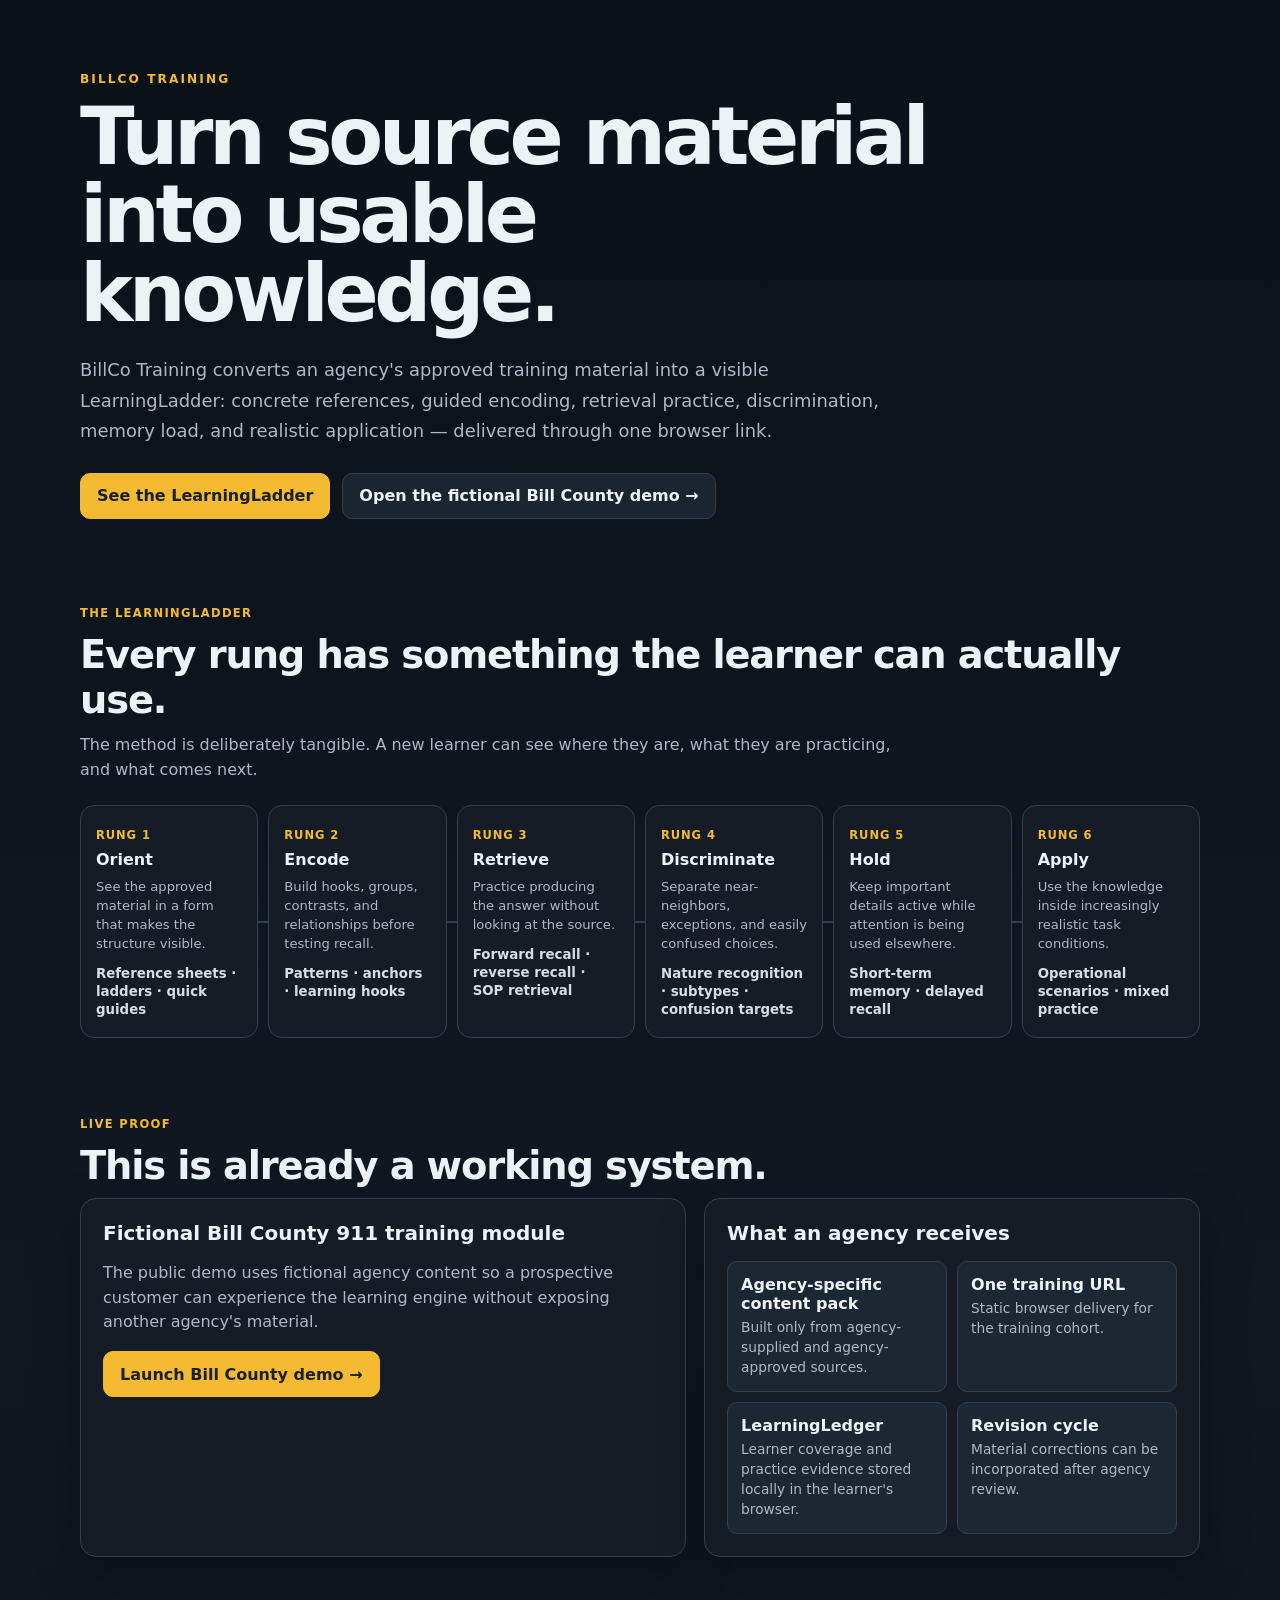
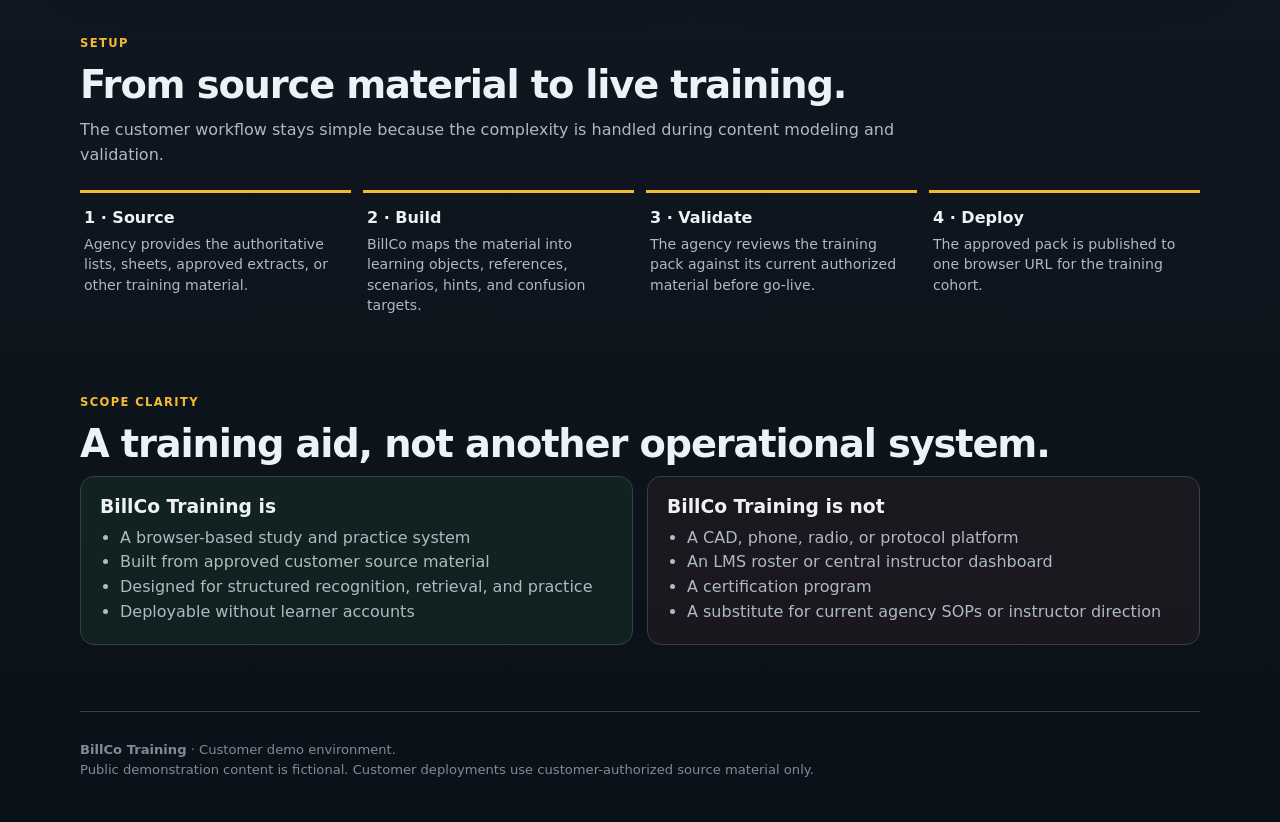
<file: BillCoTrainingCustomerDemo/index.html>
<!doctype html>
<html lang="en">
<head>
  <meta charset="utf-8">
  <meta name="viewport" content="width=device-width,initial-scale=1">
  <title>BillCo Training | LearningLadder</title>
  <meta name="description" content="BillCo Training turns approved source material into a visible learning ladder: reference, encoding, retrieval, discrimination, recall, and operational practice.">
  <meta name="theme-color" content="#0b1118">
  <style>
    :root{
      --bg:#0b1118;--panel:#151c25;--panel2:#1d2733;--border:#35404d;
      --text:#edf2f7;--muted:#aeb9c5;--gold:#f4bb32;--green:#55c66b;
      --blue:#6da9ff;--purple:#9a83d5;--shadow:0 18px 48px rgba(0,0,0,.28);
    }
    *{box-sizing:border-box}
    body{margin:0;background:linear-gradient(180deg,#0b1118,#101822 55%,#0b1118);color:var(--text);
      font-family:Inter,ui-sans-serif,system-ui,-apple-system,BlinkMacSystemFont,"Segoe UI",sans-serif}
    a{color:inherit}
    .wrap{width:min(1120px,calc(100% - 32px));margin:auto}
    header{padding:72px 0 42px}
    .kicker{color:var(--gold);font-size:.76rem;font-weight:900;letter-spacing:.17em;text-transform:uppercase;margin:0 0 12px}
    h1{font-size:clamp(2.5rem,7vw,5rem);line-height:.98;letter-spacing:-.055em;margin:0;max-width:920px}
    .lede{max-width:820px;color:var(--muted);font-size:1.12rem;line-height:1.7;margin:22px 0 0}
    .hero-actions{display:flex;gap:12px;flex-wrap:wrap;margin-top:26px}
    .btn{display:inline-flex;align-items:center;justify-content:center;min-height:46px;padding:12px 16px;border-radius:10px;
      text-decoration:none;font-weight:900;border:1px solid var(--border)}
    .btn.primary{background:var(--gold);color:#18202a;border-color:var(--gold)}
    .btn.secondary{background:#1b2531;color:var(--text)}
    section{padding:34px 0}
    h2{font-size:clamp(1.6rem,4vw,2.4rem);margin:0 0 10px;letter-spacing:-.03em}
    .section-intro{margin:0 0 22px;color:var(--muted);max-width:820px;line-height:1.6}
    .ladder{display:grid;grid-template-columns:repeat(6,minmax(0,1fr));gap:10px;align-items:stretch}
    .rung{position:relative;background:var(--panel);border:1px solid var(--border);border-radius:14px;padding:18px 15px;min-width:0}
    .rung::after{content:"";position:absolute;right:-11px;top:50%;width:11px;height:2px;background:var(--border)}
    .rung:last-child::after{display:none}
    .num{font-size:.72rem;font-weight:900;color:var(--gold);letter-spacing:.08em;text-transform:uppercase}
    .rung h3{margin:7px 0 8px;font-size:1rem}
    .rung p{margin:0;color:var(--muted);font-size:.82rem;line-height:1.45}
    .rung small{display:block;margin-top:12px;color:#d5dde5;font-weight:700;line-height:1.35}
    .proof-grid{display:grid;grid-template-columns:1.1fr .9fr;gap:18px}
    .card{background:var(--panel);border:1px solid var(--border);border-radius:16px;padding:22px;box-shadow:var(--shadow)}
    .card h3{margin:0 0 8px;font-size:1.25rem}
    .card p{color:var(--muted);line-height:1.55}
    .eyebrow{font-size:.72rem;color:var(--gold);font-weight:900;letter-spacing:.12em;text-transform:uppercase}
    .deliverables{display:grid;grid-template-columns:repeat(2,minmax(0,1fr));gap:10px;margin-top:16px}
    .deliverable{padding:13px;border-radius:10px;background:var(--panel2);border:1px solid var(--border)}
    .deliverable b{display:block;margin-bottom:4px}
    .deliverable span{color:var(--muted);font-size:.86rem;line-height:1.4}
    .steps{display:grid;grid-template-columns:repeat(4,minmax(0,1fr));gap:12px}
    .step{border-top:3px solid var(--gold);padding:15px 4px 0}
    .step b{display:block;margin-bottom:7px}
    .step span{color:var(--muted);font-size:.88rem;line-height:1.45}
    .boundaries{display:grid;grid-template-columns:1fr 1fr;gap:14px}
    .good,.not{border-radius:14px;padding:19px;border:1px solid var(--border)}
    .good{background:rgba(85,198,107,.08)}
    .not{background:rgba(214,92,92,.07)}
    .good h3,.not h3{margin:0 0 9px}
    ul{margin:0;padding-left:20px;color:var(--muted);line-height:1.55}
    footer{margin-top:32px;border-top:1px solid var(--border);padding:28px 0 42px;color:#7f8b98;font-size:.82rem;line-height:1.55}
    @media(max-width:900px){
      .ladder{grid-template-columns:repeat(3,minmax(0,1fr))}
      .rung:nth-child(3)::after,.rung:nth-child(6)::after{display:none}
      .proof-grid{grid-template-columns:1fr}
      .steps{grid-template-columns:1fr 1fr}
    }
    @media(max-width:620px){
      header{padding-top:48px}
      .ladder{grid-template-columns:1fr}
      .rung::after{display:none}
      .deliverables,.steps,.boundaries{grid-template-columns:1fr}
      .btn{width:100%}
    }
  </style>
</head>
<body>
<div class="wrap">
  <header>
    <p class="kicker">BillCo Training</p>
    <h1>Turn source material into usable knowledge.</h1>
    <p class="lede">BillCo Training converts an agency's approved training material into a visible LearningLadder: concrete references, guided encoding, retrieval practice, discrimination, memory load, and realistic application — delivered through one browser link.</p>
    <div class="hero-actions">
      <a class="btn primary" href="#learning-ladder">See the LearningLadder</a>
      <a class="btn secondary" href="https://billco-demo-vercel-ready.vercel.app/" target="_blank" rel="noopener">Open the fictional Bill County demo →</a>
    </div>
  </header>

  <main>
    <section id="learning-ladder">
      <p class="eyebrow">The LearningLadder</p>
      <h2>Every rung has something the learner can actually use.</h2>
      <p class="section-intro">The method is deliberately tangible. A new learner can see where they are, what they are practicing, and what comes next.</p>
      <div class="ladder">
        <article class="rung"><span class="num">Rung 1</span><h3>Orient</h3><p>See the approved material in a form that makes the structure visible.</p><small>Reference sheets · ladders · quick guides</small></article>
        <article class="rung"><span class="num">Rung 2</span><h3>Encode</h3><p>Build hooks, groups, contrasts, and relationships before testing recall.</p><small>Patterns · anchors · learning hooks</small></article>
        <article class="rung"><span class="num">Rung 3</span><h3>Retrieve</h3><p>Practice producing the answer without looking at the source.</p><small>Forward recall · reverse recall · SOP retrieval</small></article>
        <article class="rung"><span class="num">Rung 4</span><h3>Discriminate</h3><p>Separate near-neighbors, exceptions, and easily confused choices.</p><small>Nature recognition · subtypes · confusion targets</small></article>
        <article class="rung"><span class="num">Rung 5</span><h3>Hold</h3><p>Keep important details active while attention is being used elsewhere.</p><small>Short-term memory · delayed recall</small></article>
        <article class="rung"><span class="num">Rung 6</span><h3>Apply</h3><p>Use the knowledge inside increasingly realistic task conditions.</p><small>Operational scenarios · mixed practice</small></article>
      </div>
    </section>

    <section>
      <p class="eyebrow">Live proof</p>
      <h2>This is already a working system.</h2>
      <div class="proof-grid">
        <article class="card">
          <h3>Fictional Bill County 911 training module</h3>
          <p>The public demo uses fictional agency content so a prospective customer can experience the learning engine without exposing another agency's material.</p>
          <a class="btn primary" href="https://billco-demo-vercel-ready.vercel.app/" target="_blank" rel="noopener">Launch Bill County demo →</a>
        </article>
        <article class="card">
          <h3>What an agency receives</h3>
          <div class="deliverables">
            <div class="deliverable"><b>Agency-specific content pack</b><span>Built only from agency-supplied and agency-approved sources.</span></div>
            <div class="deliverable"><b>One training URL</b><span>Static browser delivery for the training cohort.</span></div>
            <div class="deliverable"><b>LearningLedger</b><span>Learner coverage and practice evidence stored locally in the learner's browser.</span></div>
            <div class="deliverable"><b>Revision cycle</b><span>Material corrections can be incorporated after agency review.</span></div>
          </div>
        </article>
      </div>
    </section>

    <section>
      <p class="eyebrow">Setup</p>
      <h2>From source material to live training.</h2>
      <p class="section-intro">The customer workflow stays simple because the complexity is handled during content modeling and validation.</p>
      <div class="steps">
        <div class="step"><b>1 · Source</b><span>Agency provides the authoritative lists, sheets, approved extracts, or other training material.</span></div>
        <div class="step"><b>2 · Build</b><span>BillCo maps the material into learning objects, references, scenarios, hints, and confusion targets.</span></div>
        <div class="step"><b>3 · Validate</b><span>The agency reviews the training pack against its current authorized material before go-live.</span></div>
        <div class="step"><b>4 · Deploy</b><span>The approved pack is published to one browser URL for the training cohort.</span></div>
      </div>
    </section>

    <section>
      <p class="eyebrow">Scope clarity</p>
      <h2>A training aid, not another operational system.</h2>
      <div class="boundaries">
        <div class="good"><h3>BillCo Training is</h3><ul><li>A browser-based study and practice system</li><li>Built from approved customer source material</li><li>Designed for structured recognition, retrieval, and practice</li><li>Deployable without learner accounts</li></ul></div>
        <div class="not"><h3>BillCo Training is not</h3><ul><li>A CAD, phone, radio, or protocol platform</li><li>An LMS roster or central instructor dashboard</li><li>A certification program</li><li>A substitute for current agency SOPs or instructor direction</li></ul></div>
      </div>
    </section>
  </main>

  <footer>
    <strong>BillCo Training</strong> · Customer demo environment.<br>
    Public demonstration content is fictional. Customer deployments use customer-authorized source material only.
  </footer>
</div>
</body>
</html>
</file>
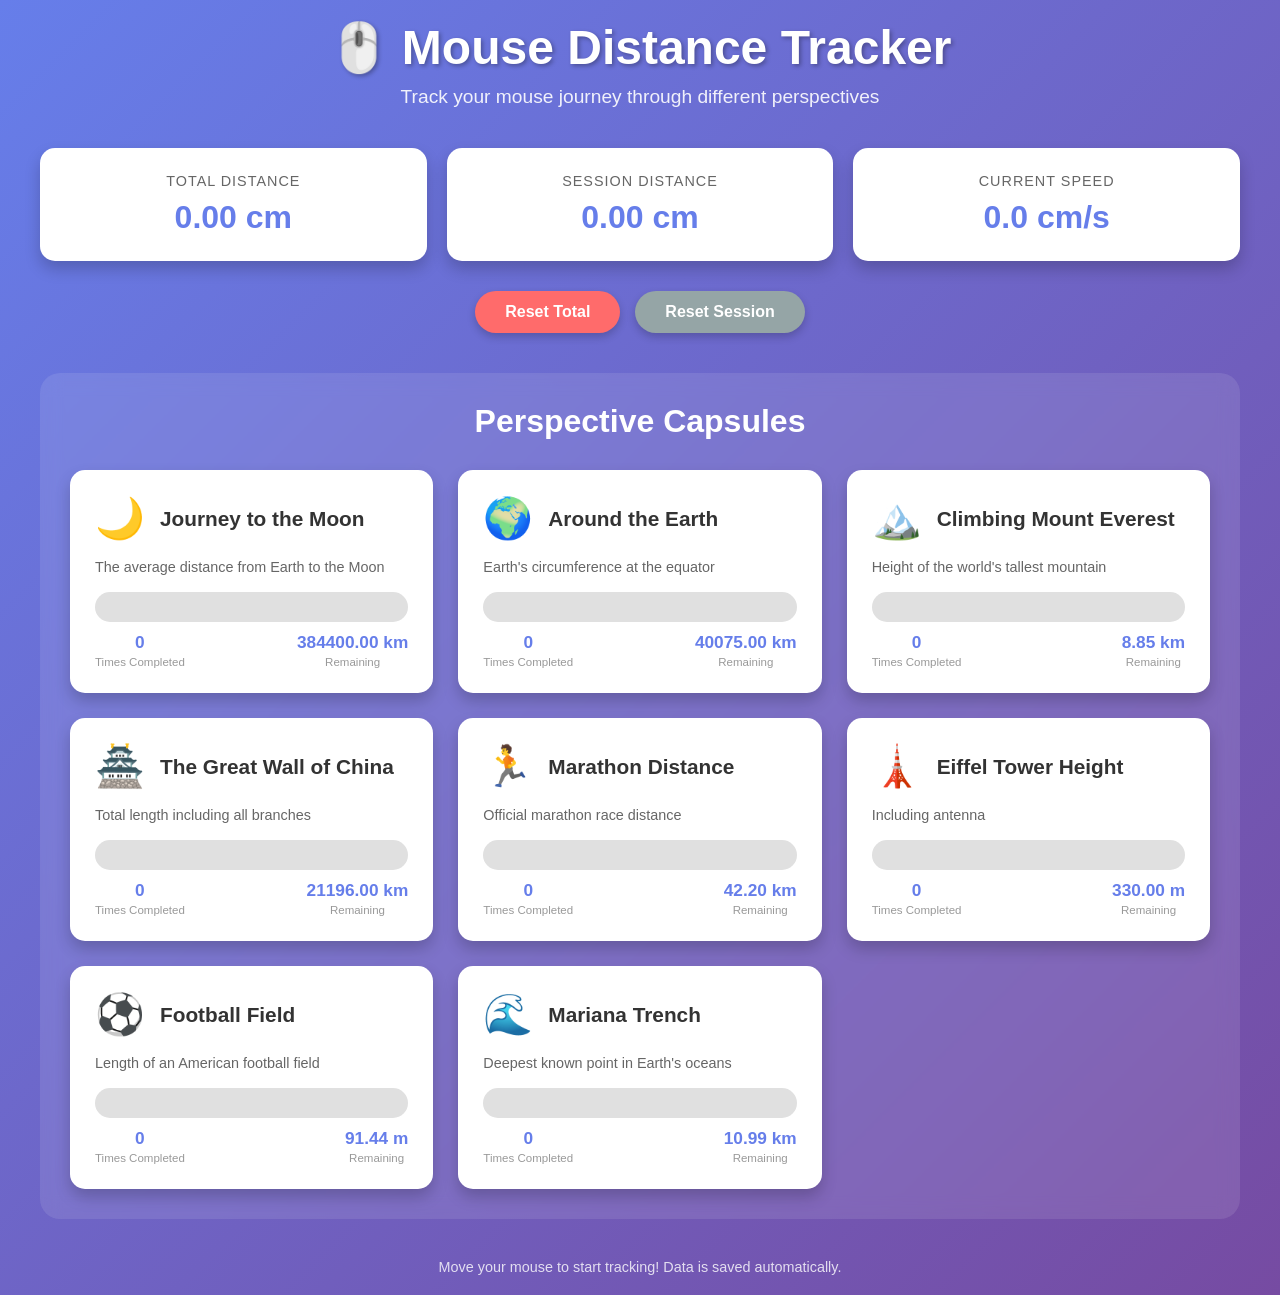
<file: mouse-distance-tracker/index.html>
<!DOCTYPE html>
<html lang="en">
<head>
    <meta charset="UTF-8">
    <meta name="viewport" content="width=device-width, initial-scale=1.0">
    <title>Mouse Distance Tracker - Perspective Capsules</title>
    <link rel="stylesheet" href="styles.css">
</head>
<body>
    <div class="container">
        <header>
            <h1>🖱️ Mouse Distance Tracker</h1>
            <p class="subtitle">Track your mouse journey through different perspectives</p>
        </header>

        <div class="stats-container">
            <div class="stat-card">
                <div class="stat-label">Total Distance</div>
                <div class="stat-value" id="totalDistance">0 m</div>
            </div>
            <div class="stat-card">
                <div class="stat-label">Session Distance</div>
                <div class="stat-value" id="sessionDistance">0 m</div>
            </div>
            <div class="stat-card">
                <div class="stat-label">Current Speed</div>
                <div class="stat-value" id="currentSpeed">0 m/s</div>
            </div>
        </div>

        <div class="controls">
            <button id="resetBtn" class="btn btn-warning">Reset Total</button>
            <button id="resetSessionBtn" class="btn btn-secondary">Reset Session</button>
        </div>

        <div class="capsules-container">
            <h2>Perspective Capsules</h2>
            <div id="capsulesGrid"></div>
        </div>

        <footer>
            <p>Move your mouse to start tracking! Data is saved automatically.</p>
        </footer>
    </div>

    <script src="app.js"></script>
</body>
</html>
</file>
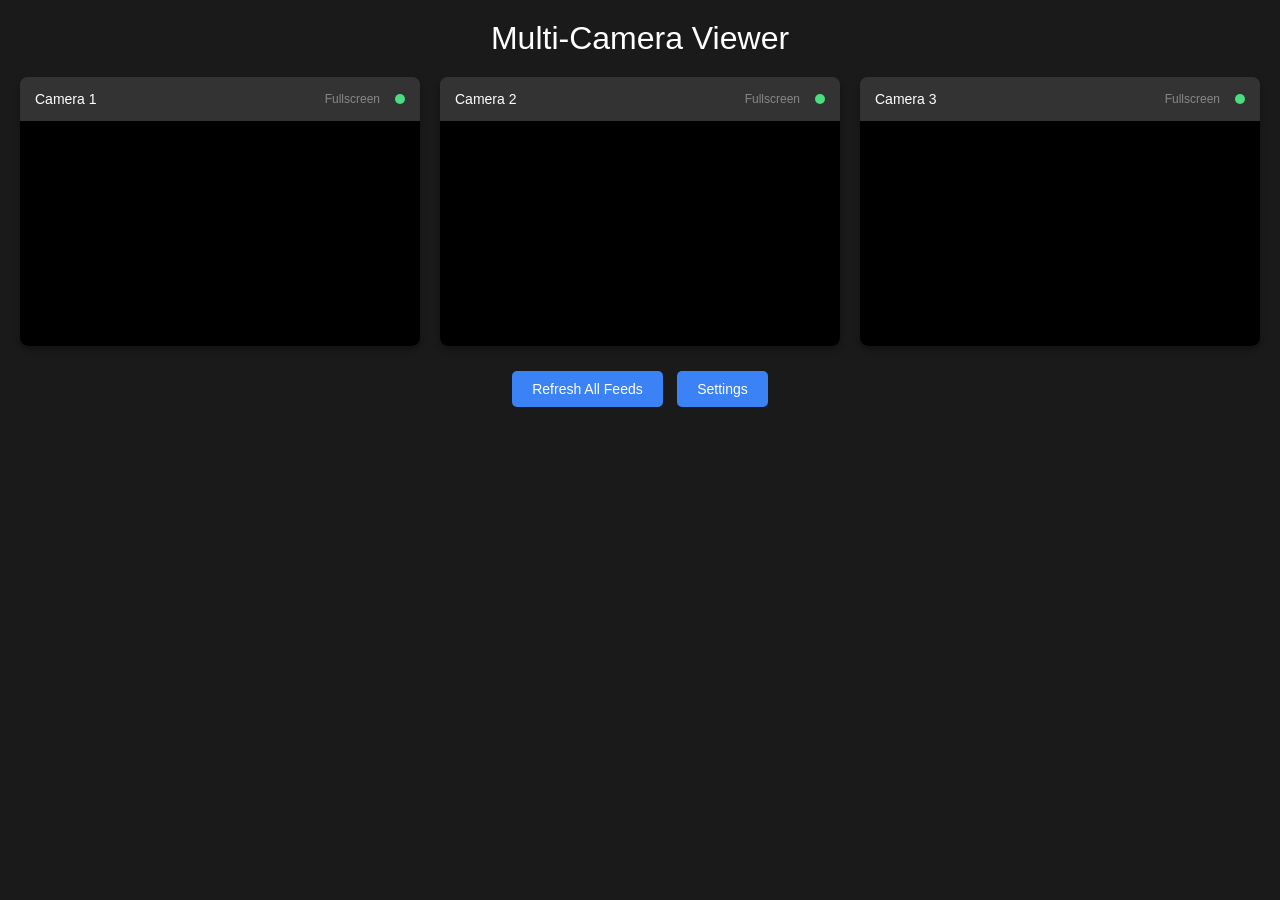
<file: multi-camera-viewer/viewer.html>
<!DOCTYPE html>
<html lang="en">
<head>
    <meta charset="UTF-8">
    <meta name="viewport" content="width=device-width, initial-scale=1.0">
    <title>Multi-Camera Viewer</title>
    <style>
        * {
            margin: 0;
            padding: 0;
            box-sizing: border-box;
        }

        body {
            background-color: #1a1a1a;
            font-family: -apple-system, BlinkMacSystemFont, 'Segoe UI', Roboto, sans-serif;
            min-height: 100vh;
            padding: 20px;
        }

        h1 {
            color: #fff;
            text-align: center;
            margin-bottom: 20px;
            font-weight: 300;
        }

        .camera-grid {
            display: grid;
            grid-template-columns: repeat(auto-fit, minmax(400px, 1fr));
            gap: 20px;
            max-width: 1800px;
            margin: 0 auto;
        }

        .camera-container {
            background-color: #2a2a2a;
            border-radius: 8px;
            overflow: hidden;
            box-shadow: 0 4px 6px rgba(0, 0, 0, 0.3);
        }

        .camera-header {
            background-color: #333;
            padding: 10px 15px;
            display: flex;
            justify-content: space-between;
            align-items: center;
        }

        .camera-label {
            color: #fff;
            font-size: 14px;
            font-weight: 500;
        }

        .status-indicator {
            width: 10px;
            height: 10px;
            border-radius: 50%;
            background-color: #4ade80;
            animation: pulse 2s infinite;
        }

        .status-indicator.offline {
            background-color: #ef4444;
            animation: none;
        }

        @keyframes pulse {
            0%, 100% { opacity: 1; }
            50% { opacity: 0.5; }
        }

        .video-wrapper {
            position: relative;
            width: 100%;
            padding-top: 56.25%; /* 16:9 aspect ratio */
            background-color: #000;
        }

        .video-wrapper video {
            position: absolute;
            top: 0;
            left: 0;
            width: 100%;
            height: 100%;
            object-fit: contain;
        }

        .video-wrapper .error-message {
            position: absolute;
            top: 50%;
            left: 50%;
            transform: translate(-50%, -50%);
            color: #888;
            text-align: center;
            padding: 20px;
        }

        .controls {
            text-align: center;
            margin-top: 20px;
        }

        .controls button {
            background-color: #3b82f6;
            color: white;
            border: none;
            padding: 10px 20px;
            margin: 5px;
            border-radius: 5px;
            cursor: pointer;
            font-size: 14px;
            transition: background-color 0.2s;
        }

        .controls button:hover {
            background-color: #2563eb;
        }

        .settings {
            max-width: 600px;
            margin: 30px auto;
            background-color: #2a2a2a;
            padding: 20px;
            border-radius: 8px;
        }

        .settings h2 {
            color: #fff;
            font-size: 16px;
            margin-bottom: 15px;
        }

        .settings label {
            color: #ccc;
            display: block;
            margin-bottom: 5px;
            font-size: 13px;
        }

        .settings input {
            width: 100%;
            padding: 8px 12px;
            margin-bottom: 15px;
            border: 1px solid #444;
            border-radius: 4px;
            background-color: #333;
            color: #fff;
            font-size: 13px;
        }

        .settings input::placeholder {
            color: #666;
        }

        /* Fullscreen support */
        .camera-container:fullscreen .video-wrapper {
            padding-top: 0;
            height: 100vh;
        }

        .fullscreen-btn {
            background: none;
            border: none;
            color: #888;
            cursor: pointer;
            padding: 5px;
            font-size: 12px;
        }

        .fullscreen-btn:hover {
            color: #fff;
        }
    </style>
</head>
<body>
    <h1>Multi-Camera Viewer</h1>

    <div class="camera-grid" id="cameraGrid">
        <!-- Camera feeds will be inserted here -->
    </div>

    <div class="controls">
        <button onclick="refreshAll()">Refresh All Feeds</button>
        <button onclick="toggleSettings()">Settings</button>
    </div>

    <div class="settings" id="settings" style="display: none;">
        <h2>Configuration</h2>
        <label for="serverUrl">go2rtc Server URL:</label>
        <input type="text" id="serverUrl" placeholder="http://localhost:1984" value="http://localhost:1984">

        <label for="camera1Name">Camera 1 Name:</label>
        <input type="text" id="camera1Name" placeholder="Camera name in go2rtc config" value="camera1">

        <label for="camera2Name">Camera 2 Name:</label>
        <input type="text" id="camera2Name" placeholder="Camera name in go2rtc config" value="camera2">

        <label for="camera3Name">Camera 3 Name:</label>
        <input type="text" id="camera3Name" placeholder="Camera name in go2rtc config" value="camera3">

        <button onclick="saveSettings()">Save & Reload</button>
    </div>

    <script>
        // Configuration - edit these to match your go2rtc setup
        let config = {
            serverUrl: localStorage.getItem('serverUrl') || 'http://localhost:1984',
            cameras: JSON.parse(localStorage.getItem('cameras') || JSON.stringify([
                { name: 'camera1', label: 'Camera 1' },
                { name: 'camera2', label: 'Camera 2' },
                { name: 'camera3', label: 'Camera 3' }
            ]))
        };

        function createCameraElement(camera, index) {
            const container = document.createElement('div');
            container.className = 'camera-container';
            container.id = `camera-${index}`;

            // Use MSE (Media Source Extensions) for best compatibility
            // Alternative: WebRTC for lower latency
            const streamUrl = `${config.serverUrl}/api/stream.mp4?src=${camera.name}`;

            container.innerHTML = `
                <div class="camera-header">
                    <span class="camera-label">${camera.label}</span>
                    <div style="display: flex; align-items: center; gap: 10px;">
                        <button class="fullscreen-btn" onclick="toggleFullscreen(${index})">Fullscreen</button>
                        <div class="status-indicator" id="status-${index}"></div>
                    </div>
                </div>
                <div class="video-wrapper">
                    <video id="video-${index}" autoplay muted playsinline>
                        <source src="${streamUrl}" type="video/mp4">
                    </video>
                    <div class="error-message" id="error-${index}" style="display: none;">
                        Unable to load camera feed.<br>
                        Check that go2rtc is running.
                    </div>
                </div>
            `;

            return container;
        }

        function initializeCameras() {
            const grid = document.getElementById('cameraGrid');
            grid.innerHTML = '';

            config.cameras.forEach((camera, index) => {
                const element = createCameraElement(camera, index);
                grid.appendChild(element);

                const video = document.getElementById(`video-${index}`);
                const status = document.getElementById(`status-${index}`);
                const error = document.getElementById(`error-${index}`);

                video.addEventListener('playing', () => {
                    status.classList.remove('offline');
                    error.style.display = 'none';
                });

                video.addEventListener('error', () => {
                    status.classList.add('offline');
                    error.style.display = 'block';
                });

                video.addEventListener('stalled', () => {
                    status.classList.add('offline');
                });

                // Try to play
                video.play().catch(e => {
                    console.log(`Camera ${index} autoplay blocked:`, e);
                });
            });
        }

        function refreshAll() {
            config.cameras.forEach((camera, index) => {
                const video = document.getElementById(`video-${index}`);
                if (video) {
                    const currentSrc = video.querySelector('source').src;
                    // Add timestamp to force refresh
                    const newSrc = currentSrc.split('&t=')[0] + '&t=' + Date.now();
                    video.querySelector('source').src = newSrc;
                    video.load();
                    video.play().catch(e => console.log('Play error:', e));
                }
            });
        }

        function toggleFullscreen(index) {
            const container = document.getElementById(`camera-${index}`);
            if (document.fullscreenElement) {
                document.exitFullscreen();
            } else {
                container.requestFullscreen();
            }
        }

        function toggleSettings() {
            const settings = document.getElementById('settings');
            settings.style.display = settings.style.display === 'none' ? 'block' : 'none';

            // Populate current values
            document.getElementById('serverUrl').value = config.serverUrl;
            config.cameras.forEach((cam, i) => {
                const input = document.getElementById(`camera${i + 1}Name`);
                if (input) input.value = cam.name;
            });
        }

        function saveSettings() {
            config.serverUrl = document.getElementById('serverUrl').value;
            config.cameras = [
                { name: document.getElementById('camera1Name').value, label: 'Camera 1' },
                { name: document.getElementById('camera2Name').value, label: 'Camera 2' },
                { name: document.getElementById('camera3Name').value, label: 'Camera 3' }
            ];

            localStorage.setItem('serverUrl', config.serverUrl);
            localStorage.setItem('cameras', JSON.stringify(config.cameras));

            toggleSettings();
            initializeCameras();
        }

        // Initialize on page load
        document.addEventListener('DOMContentLoaded', initializeCameras);
    </script>
</body>
</html>
</file>
<file: mouse-distance-tracker/styles.css>
* {
    margin: 0;
    padding: 0;
    box-sizing: border-box;
}

body {
    font-family: 'Segoe UI', Tahoma, Geneva, Verdana, sans-serif;
    background: linear-gradient(135deg, #667eea 0%, #764ba2 100%);
    min-height: 100vh;
    padding: 20px;
    color: #333;
}

.container {
    max-width: 1200px;
    margin: 0 auto;
}

header {
    text-align: center;
    color: white;
    margin-bottom: 40px;
}

header h1 {
    font-size: 3em;
    margin-bottom: 10px;
    text-shadow: 2px 2px 4px rgba(0, 0, 0, 0.3);
}

.subtitle {
    font-size: 1.2em;
    opacity: 0.9;
}

.stats-container {
    display: grid;
    grid-template-columns: repeat(auto-fit, minmax(250px, 1fr));
    gap: 20px;
    margin-bottom: 30px;
}

.stat-card {
    background: white;
    padding: 25px;
    border-radius: 15px;
    box-shadow: 0 8px 16px rgba(0, 0, 0, 0.2);
    text-align: center;
    transition: transform 0.2s;
}

.stat-card:hover {
    transform: translateY(-5px);
}

.stat-label {
    font-size: 0.9em;
    color: #666;
    margin-bottom: 10px;
    text-transform: uppercase;
    letter-spacing: 1px;
}

.stat-value {
    font-size: 2em;
    font-weight: bold;
    color: #667eea;
}

.controls {
    display: flex;
    justify-content: center;
    gap: 15px;
    margin-bottom: 40px;
}

.btn {
    padding: 12px 30px;
    font-size: 1em;
    border: none;
    border-radius: 25px;
    cursor: pointer;
    font-weight: 600;
    transition: all 0.3s;
    box-shadow: 0 4px 8px rgba(0, 0, 0, 0.2);
}

.btn:hover {
    transform: translateY(-2px);
    box-shadow: 0 6px 12px rgba(0, 0, 0, 0.3);
}

.btn-warning {
    background: #ff6b6b;
    color: white;
}

.btn-warning:hover {
    background: #ff5252;
}

.btn-secondary {
    background: #95a5a6;
    color: white;
}

.btn-secondary:hover {
    background: #7f8c8d;
}

.capsules-container {
    background: rgba(255, 255, 255, 0.1);
    padding: 30px;
    border-radius: 20px;
    backdrop-filter: blur(10px);
}

.capsules-container h2 {
    color: white;
    text-align: center;
    margin-bottom: 30px;
    font-size: 2em;
}

#capsulesGrid {
    display: grid;
    grid-template-columns: repeat(auto-fit, minmax(300px, 1fr));
    gap: 25px;
}

.capsule {
    background: white;
    padding: 25px;
    border-radius: 15px;
    box-shadow: 0 8px 16px rgba(0, 0, 0, 0.2);
    transition: transform 0.3s;
}

.capsule:hover {
    transform: scale(1.03);
}

.capsule-header {
    display: flex;
    align-items: center;
    margin-bottom: 15px;
}

.capsule-icon {
    font-size: 2.5em;
    margin-right: 15px;
}

.capsule-title {
    font-size: 1.3em;
    font-weight: bold;
    color: #333;
}

.capsule-description {
    color: #666;
    font-size: 0.9em;
    margin-bottom: 15px;
    line-height: 1.4;
}

.progress-container {
    background: #e0e0e0;
    height: 30px;
    border-radius: 15px;
    overflow: hidden;
    margin-bottom: 10px;
    position: relative;
}

.progress-bar {
    height: 100%;
    background: linear-gradient(90deg, #667eea 0%, #764ba2 100%);
    border-radius: 15px;
    transition: width 0.3s ease;
    display: flex;
    align-items: center;
    justify-content: center;
    color: white;
    font-weight: bold;
    font-size: 0.85em;
    min-width: 0;
}

.progress-text {
    position: absolute;
    width: 100%;
    text-align: center;
    line-height: 30px;
    font-weight: bold;
    color: #333;
    font-size: 0.85em;
}

.capsule-stats {
    display: flex;
    justify-content: space-between;
    font-size: 0.9em;
    color: #666;
}

.capsule-stat {
    text-align: center;
}

.capsule-stat-value {
    font-size: 1.2em;
    font-weight: bold;
    color: #667eea;
}

.capsule-stat-label {
    font-size: 0.8em;
    color: #999;
    margin-top: 3px;
}

footer {
    text-align: center;
    color: white;
    margin-top: 40px;
    opacity: 0.8;
    font-size: 0.9em;
}

@media (max-width: 768px) {
    header h1 {
        font-size: 2em;
    }

    .stats-container {
        grid-template-columns: 1fr;
    }

    #capsulesGrid {
        grid-template-columns: 1fr;
    }
}
</file>
